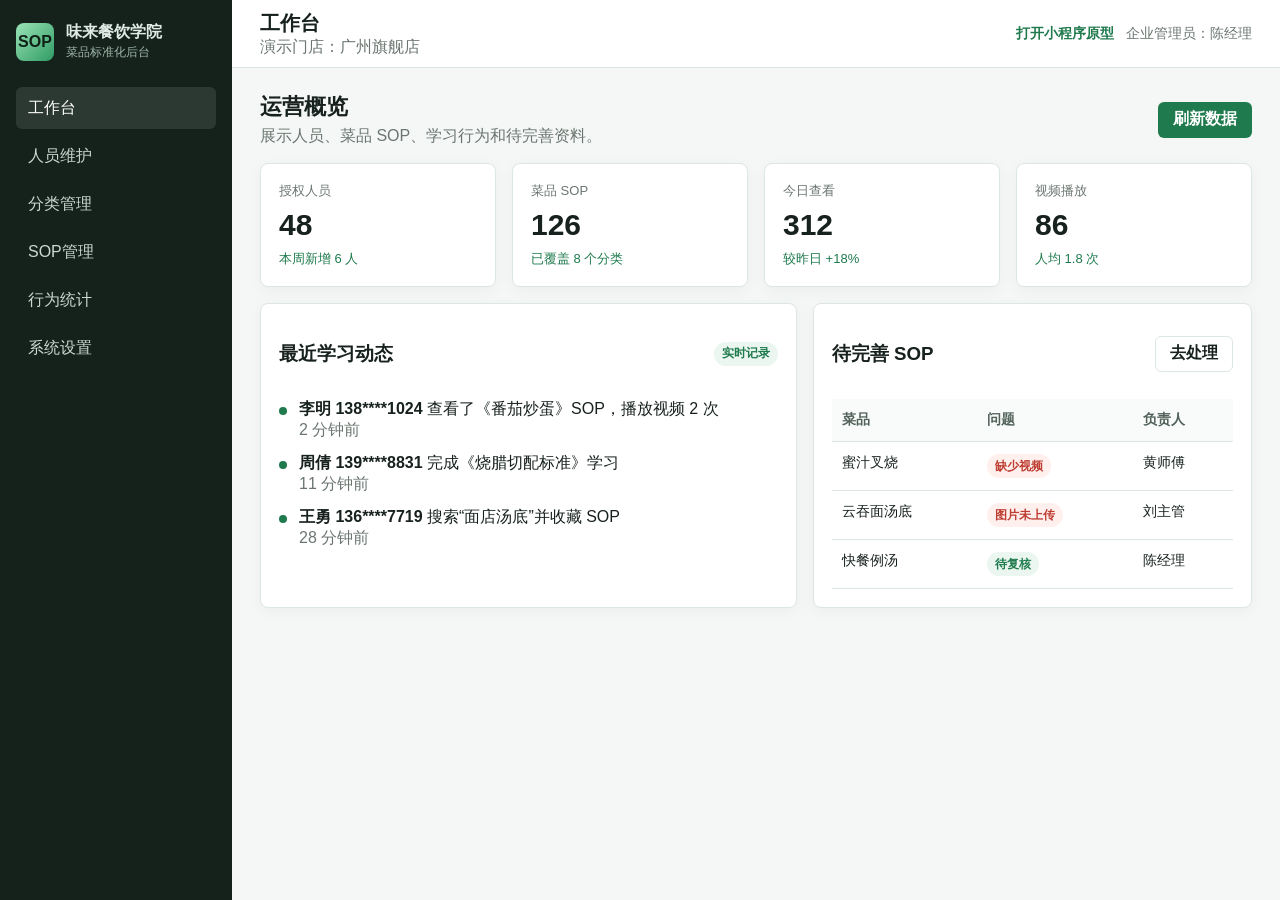
<file: index.html>
<!doctype html>
<html lang="zh-CN">
<head>
  <meta charset="utf-8">
  <meta name="viewport" content="width=device-width, initial-scale=1">
  <title>菜品SOP管理后台原型</title>
  <link rel="stylesheet" href="prototype.css">
</head>
<body>
  <div class="admin-shell">
    <aside class="sidebar">
      <div class="brand">
        <div class="brand-mark">SOP</div>
        <div>
          <div class="brand-title">味来餐饮学院</div>
          <div class="brand-sub">菜品标准化后台</div>
        </div>
      </div>
      <nav class="nav" aria-label="后台导航">
        <button class="active" data-view="dashboard">工作台</button>
        <button data-view="people">人员维护</button>
        <button data-view="categories">分类管理</button>
        <button data-view="sops">SOP管理</button>
        <button data-view="stats">行为统计</button>
        <button data-view="settings">系统设置</button>
      </nav>
    </aside>

    <main class="main">
      <header class="topbar">
        <div>
          <h1 id="pageTitle">工作台</h1>
          <div class="muted">演示门店：广州旗舰店</div>
        </div>
        <div class="userbar">
          <a class="demo-link" href="mobile.html" target="_blank">打开小程序原型</a>
          <span>企业管理员：陈经理</span>
        </div>
      </header>

      <div class="content">
        <section class="view active" id="dashboard">
          <div class="section-title">
            <div>
              <h2>运营概览</h2>
              <p>展示人员、菜品 SOP、学习行为和待完善资料。</p>
            </div>
            <button class="btn" data-toast="已刷新今日学习数据">刷新数据</button>
          </div>
          <div class="grid kpis">
            <div class="card"><div class="kpi-label">授权人员</div><div class="kpi-value">48</div><div class="kpi-note">本周新增 6 人</div></div>
            <div class="card"><div class="kpi-label">菜品 SOP</div><div class="kpi-value">126</div><div class="kpi-note">已覆盖 8 个分类</div></div>
            <div class="card"><div class="kpi-label">今日查看</div><div class="kpi-value">312</div><div class="kpi-note">较昨日 +18%</div></div>
            <div class="card"><div class="kpi-label">视频播放</div><div class="kpi-value">86</div><div class="kpi-note">人均 1.8 次</div></div>
          </div>
          <div class="grid two" style="margin-top:16px">
            <div class="card">
              <div class="toolbar"><h3>最近学习动态</h3><span class="tag">实时记录</span></div>
              <div class="timeline">
                <div class="timeline-item"><div class="timeline-dot"></div><div><b>李明 138****1024</b> 查看了《番茄炒蛋》SOP，播放视频 2 次<br><span class="muted">2 分钟前</span></div></div>
                <div class="timeline-item"><div class="timeline-dot"></div><div><b>周倩 139****8831</b> 完成《烧腊切配标准》学习<br><span class="muted">11 分钟前</span></div></div>
                <div class="timeline-item"><div class="timeline-dot"></div><div><b>王勇 136****7719</b> 搜索“面店汤底”并收藏 SOP<br><span class="muted">28 分钟前</span></div></div>
              </div>
            </div>
            <div class="card">
              <div class="toolbar"><h3>待完善 SOP</h3><button class="btn secondary" data-view-jump="sops">去处理</button></div>
              <table>
                <thead><tr><th>菜品</th><th>问题</th><th>负责人</th></tr></thead>
                <tbody>
                  <tr><td>蜜汁叉烧</td><td><span class="status red">缺少视频</span></td><td>黄师傅</td></tr>
                  <tr><td>云吞面汤底</td><td><span class="status red">图片未上传</span></td><td>刘主管</td></tr>
                  <tr><td>快餐例汤</td><td><span class="status">待复核</span></td><td>陈经理</td></tr>
                </tbody>
              </table>
            </div>
          </div>
        </section>

        <section class="view" id="people">
          <div class="section-title">
            <div>
              <h2>人员维护</h2>
              <p>手机号名单决定小程序能否登录，适合几十人规模的企业内训。</p>
            </div>
            <div class="actions">
              <button class="btn secondary" data-toast="已读取 Excel：成功识别 12 个手机号，待确认导入">批量导入</button>
              <button class="btn" data-modal="personModal">新增人员</button>
            </div>
          </div>
          <div class="card">
            <div class="toolbar">
              <div class="filters">
                <input class="field" value="手机号 / 姓名 / 门店">
                <select class="select"><option>全部状态</option><option>启用</option><option>停用</option></select>
                <select class="select"><option>全部岗位</option><option>厨师</option><option>学员</option><option>店长</option></select>
              </div>
              <span class="muted">管理员联系电话：138-0000-0000</span>
            </div>
            <table>
              <thead><tr><th>姓名</th><th>手机号</th><th>岗位</th><th>门店/分组</th><th>状态</th><th>最近登录</th><th>操作</th></tr></thead>
              <tbody>
                <tr><td>李明</td><td>138****1024</td><td>厨师</td><td>广州旗舰店 / 快餐组</td><td><span class="status">启用</span></td><td>今天 14:21</td><td><button class="btn ghost" data-toast="已打开李明的人员详情">查看</button></td></tr>
                <tr><td>周倩</td><td>139****8831</td><td>学员</td><td>深圳南山店 / 烧腊组</td><td><span class="status">启用</span></td><td>今天 13:50</td><td><button class="btn ghost" data-toast="已停用周倩的小程序访问权限">停用</button></td></tr>
                <tr><td>王勇</td><td>136****7719</td><td>店长</td><td>佛山禅城店 / 面店组</td><td><span class="status off">停用</span></td><td>9月18日</td><td><button class="btn ghost" data-toast="已重新启用王勇">启用</button></td></tr>
              </tbody>
            </table>
          </div>
        </section>

        <section class="view" id="categories">
          <div class="section-title">
            <div>
              <h2>分类管理</h2>
              <p>后台维护的分类会同步到小程序首页和筛选项，不在小程序写死。</p>
            </div>
            <button class="btn" data-toast="已新增分类：茶饮">新增分类</button>
          </div>
          <div class="grid three">
            <div class="card">
              <h3>小程序分类预览</h3>
              <p class="muted">当前展示：快餐、烧腊、面店。客户后续改分类时，小程序跟随后台数据。</p>
              <div class="mini-tabs" style="margin-top:16px"><button class="active">快餐</button><button>烧腊</button><button>面店</button></div>
            </div>
            <div class="card" style="grid-column: span 2">
              <div class="category-list">
                <div class="category-row"><div><b>快餐</b><br><span class="muted">18 个 SOP，示例：番茄炒蛋、快餐例汤</span></div><div class="actions"><span class="status">启用</span><button class="btn secondary" data-toast="已打开快餐分类编辑">编辑</button></div></div>
                <div class="category-row"><div><b>烧腊</b><br><span class="muted">22 个 SOP，示例：蜜汁叉烧、烧鸭切配</span></div><div class="actions"><span class="status">启用</span><button class="btn secondary" data-toast="已打开烧腊分类编辑">编辑</button></div></div>
                <div class="category-row"><div><b>面店</b><br><span class="muted">15 个 SOP，示例：云吞面汤底、竹升面出品</span></div><div class="actions"><span class="status">启用</span><button class="btn secondary" data-toast="已打开面店分类编辑">编辑</button></div></div>
              </div>
            </div>
          </div>
        </section>

        <section class="view" id="sops">
          <div class="section-title">
            <div>
              <h2>SOP 管理</h2>
              <p>支持手动录入、Excel 导入、图片和视频上传。右侧展示附件格式的菜品标准预览。</p>
            </div>
            <div class="actions">
              <button class="btn secondary" data-toast="Excel 导入模板已准备：菜式名称、类别、主料、制作方法等字段">Excel导入</button>
              <button class="btn" data-toast="已保存番茄炒蛋 SOP 草稿">保存SOP</button>
            </div>
          </div>
          <div class="sop-layout">
            <div class="card">
              <div class="sop-form">
                <div class="form-row"><label>菜式名称</label><input class="field" value="番茄炒蛋"></div>
                <div class="form-row"><label>类别名称</label><select class="select"><option>快餐</option><option>烧腊</option><option>面店</option></select></div>
                <div class="form-row"><label>器皿标准</label><input class="field" value="10寸白色浅盘，出品边缘洁净"></div>
                <div class="form-row"><label>主料标准</label><textarea class="field">番茄500g
鸡蛋10个</textarea></div>
                <div class="form-row"><label>辅料标准</label><textarea class="field">葱白碎10g、葱花5g</textarea></div>
                <div class="form-row"><label>制作要点</label><textarea class="field">1. 全程小火，蛋液不能炒老。
2. 番茄炒出砂，汤汁自然浓稠。</textarea></div>
                <div class="form-row"><label>制作方法</label><textarea class="field">1. 热锅冷油，下蛋液小火滑八成熟，备用。
2. 锅入少许底油，小火下入葱白碎炒香后下番茄炒出砂。
3. 下入少许清水，入调料盐3g、白糖65g、番茄沙司150g，轻轻拌匀。
4. 下入炒好的鸡蛋，勾中芡翻拌均匀淋亮油，出锅撒葱花即可。</textarea></div>
                <div class="form-row"><label>媒体资料</label><div class="upload-grid"><div class="upload">主、辅料图片<br>点击上传</div><div class="upload">配料图片<br>点击上传</div><div class="upload">成品图片<br>点击上传</div><div class="upload">教学视频<br>点击上传</div></div></div>
              </div>
            </div>
            <div class="sop-preview">
              <div class="title">炒上好菜品标准</div>
              <div class="sop-table">
                <div class="sop-cell label">【菜式名称】</div><div class="sop-cell">番茄炒蛋</div><div class="sop-cell media" style="grid-row:span 2">主、辅料图片</div>
                <div class="sop-cell label">【器皿标准】</div><div class="sop-cell">10寸白色浅盘</div>
                <div class="sop-cell label">【主料标准】</div><div class="sop-cell">番茄500g<br>鸡蛋10个</div><div class="sop-cell media" style="grid-row:span 2">配料图片</div>
                <div class="sop-cell label">【辅料标准】</div><div class="sop-cell">葱白碎10g、葱花5g</div>
                <div class="sop-cell label">【制作要点】</div><div class="sop-cell tall">1. 全程小火。蛋液不能炒老。<br>2. 番茄炒出砂。</div><div class="sop-cell media tall">成品图片</div>
                <div class="sop-cell label">【制作方法】</div><div class="sop-cell wide tall">1. 热锅冷油，下蛋液小火滑八成熟，备用。<br>2. 锅入少许底油，下番茄炒出砂。<br>3. 下调料轻轻拌匀。<br>4. 下鸡蛋翻拌淋亮油，出锅撒葱花。</div>
                <div class="sop-cell label last">【保质期】</div><div class="sop-cell last">当餐出品</div><div class="sop-cell last">【SOP编号】 SOP-KC-001</div>
              </div>
            </div>
          </div>
        </section>

        <section class="view" id="stats">
          <div class="section-title">
            <div>
              <h2>行为统计</h2>
              <p>按手机号追踪查看内容、查看次数、视频播放次数和最近学习时间。</p>
            </div>
            <button class="btn secondary" data-toast="统计报表已导出为 Excel">导出报表</button>
          </div>
          <div class="card">
            <table>
              <thead><tr><th>手机号</th><th>姓名</th><th>查看内容</th><th>查看次数</th><th>视频播放</th><th>最近学习</th><th>风险提示</th></tr></thead>
              <tbody>
                <tr><td>138****1024</td><td>李明</td><td>番茄炒蛋、快餐例汤</td><td>12</td><td>5</td><td>今天 14:21</td><td><span class="status">正常</span></td></tr>
                <tr><td>139****8831</td><td>周倩</td><td>烧腊切配标准</td><td>7</td><td>3</td><td>今天 13:50</td><td><span class="status">正常</span></td></tr>
                <tr><td>136****7719</td><td>王勇</td><td>云吞面汤底</td><td>21</td><td>12</td><td>昨天 20:18</td><td><span class="status red">频繁访问</span></td></tr>
              </tbody>
            </table>
          </div>
        </section>

        <section class="view" id="settings">
          <div class="section-title">
            <div>
              <h2>系统设置</h2>
              <p>配置未授权提示、管理员联系电话和内容防泄露策略。</p>
            </div>
            <button class="btn" data-toast="系统设置已保存，小程序提示同步更新">保存设置</button>
          </div>
          <div class="grid two">
            <div class="card">
              <div class="sop-form">
                <div class="form-row"><label>企业名称</label><input class="field" value="味来餐饮学院"></div>
                <div class="form-row"><label>管理员电话</label><input class="field" value="138-0000-0000"></div>
                <div class="form-row"><label>未授权提示</label><textarea class="field">当前手机号未开通访问权限，请联系后台管理员：138-0000-0000</textarea></div>
              </div>
            </div>
            <div class="card">
              <h3>防泄露策略展示</h3>
              <p class="muted">真实系统不能彻底阻止外部拍摄或系统级录屏，演示中展示可落地的风险降低手段。</p>
              <table>
                <tbody>
                  <tr><td>动态水印</td><td><span class="status">开启</span></td></tr>
                  <tr><td>访问日志</td><td><span class="status">开启</span></td></tr>
                  <tr><td>视频播放统计</td><td><span class="status">开启</span></td></tr>
                  <tr><td>异常频次提醒</td><td><span class="status">开启</span></td></tr>
                </tbody>
              </table>
            </div>
          </div>
        </section>
      </div>
    </main>
  </div>

  <div class="modal-mask" id="personModal">
    <div class="modal">
      <h3>新增授权人员</h3>
      <div class="sop-form">
        <input class="field" value="姓名：赵师傅">
        <input class="field" value="手机号：13700008888">
        <select class="select"><option>岗位：厨师</option><option>学员</option><option>店长</option></select>
        <select class="select"><option>分组：快餐组</option><option>烧腊组</option><option>面店组</option></select>
        <div class="actions" style="justify-content:flex-end"><button class="btn secondary" data-close-modal>取消</button><button class="btn" data-close-modal data-toast="已新增赵师傅，小程序可用该手机号授权登录">确认新增</button></div>
      </div>
    </div>
  </div>
  <div class="toast" id="toast"></div>

  <script>
    const titles = {
      dashboard: '工作台',
      people: '人员维护',
      categories: '分类管理',
      sops: 'SOP管理',
      stats: '行为统计',
      settings: '系统设置'
    };
    const toast = document.querySelector('#toast');
    let toastTimer;

    function showToast(message) {
      toast.textContent = message;
      toast.classList.add('show');
      clearTimeout(toastTimer);
      toastTimer = setTimeout(() => toast.classList.remove('show'), 2600);
    }

    function showView(id) {
      document.querySelectorAll('.view').forEach(view => view.classList.toggle('active', view.id === id));
      document.querySelectorAll('.nav button').forEach(btn => btn.classList.toggle('active', btn.dataset.view === id));
      document.querySelector('#pageTitle').textContent = titles[id];
    }

    document.addEventListener('click', event => {
      const nav = event.target.closest('[data-view]');
      if (nav) showView(nav.dataset.view);

      const jump = event.target.closest('[data-view-jump]');
      if (jump) showView(jump.dataset.viewJump);

      const message = event.target.closest('[data-toast]')?.dataset.toast;
      if (message) showToast(message);

      const modalButton = event.target.closest('[data-modal]');
      if (modalButton) document.querySelector('#' + modalButton.dataset.modal).classList.add('show');

      if (event.target.closest('[data-close-modal]')) {
        document.querySelectorAll('.modal-mask').forEach(mask => mask.classList.remove('show'));
      }

      if (event.target.classList.contains('modal-mask')) {
        event.target.classList.remove('show');
      }
    });
  </script>
</body>
</html>
</file>
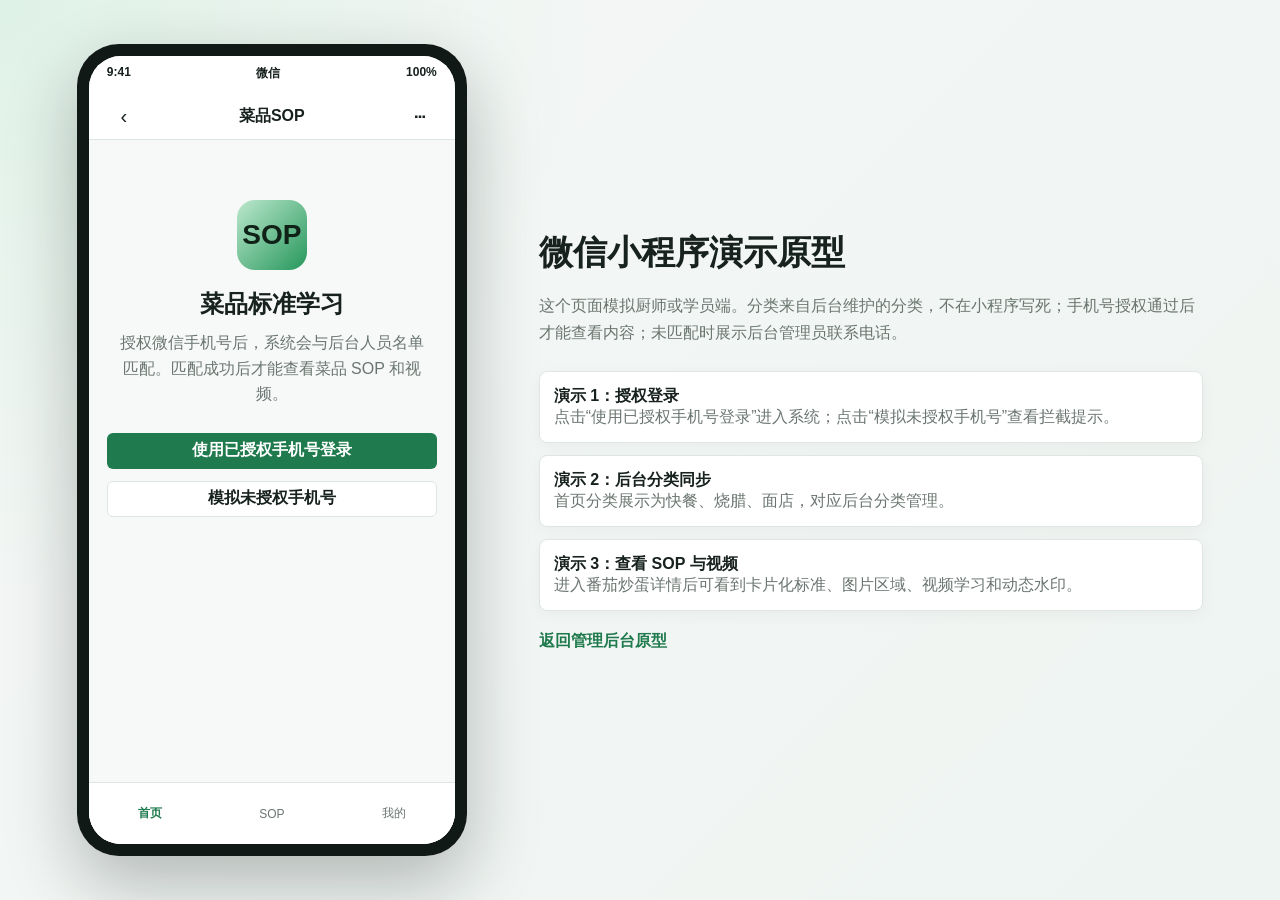
<file: mobile.html>
<!doctype html>
<html lang="zh-CN">
<head>
  <meta charset="utf-8">
  <meta name="viewport" content="width=device-width, initial-scale=1">
  <title>菜品SOP微信小程序原型</title>
  <link rel="stylesheet" href="prototype.css">
</head>
<body>
  <main class="mobile-page">
    <section class="phone" aria-label="微信小程序模拟器">
      <div class="phone-screen">
        <div class="mini-status"><span>9:41</span><span>微信</span><span>100%</span></div>
        <div class="mini-nav">
          <button id="backBtn" aria-label="返回">‹</button>
          <strong id="miniTitle">菜品SOP</strong>
          <button aria-label="更多">⋯</button>
        </div>
        <div class="mini-body">
          <section class="mini-view active" id="loginView">
            <div class="login-hero">
              <div class="login-logo">SOP</div>
              <h1>菜品标准学习</h1>
              <p>授权微信手机号后，系统会与后台人员名单匹配。匹配成功后才能查看菜品 SOP 和视频。</p>
            </div>
            <div class="login-actions">
              <button class="btn" id="loginOk">使用已授权手机号登录</button>
              <button class="btn secondary" id="loginFail">模拟未授权手机号</button>
              <div class="notice" id="loginNotice" hidden>当前手机号未开通访问权限，请联系后台管理员：138-0000-0000</div>
            </div>
          </section>

          <section class="mini-view" id="homeView">
            <div class="mini-search">搜索菜品、SOP编号、制作要点</div>
            <div class="mini-tabs" id="categoryTabs"></div>
            <div class="dish-list" id="dishList"></div>
          </section>

          <section class="mini-view watermark-area" id="detailView" data-watermark="">
            <div class="detail-header">
              <span class="tag">后台分类：快餐</span>
              <h2>番茄炒蛋</h2>
              <div class="muted">SOP-KC-001 · 最近更新：2026-09-18 · 查看次数已记录</div>
            </div>
            <div class="sop-hero-card">
              <div>
                <span class="sop-eyebrow">炒上好菜品标准</span>
                <h3>番茄炒蛋标准卡</h3>
                <p>小火滑蛋，番茄炒出砂，出品色泽鲜亮。</p>
              </div>
              <div class="sop-score">
                <b>98</b>
                <span>标准分</span>
              </div>
            </div>

            <div class="sop-module">
              <div class="module-head">
                <h3>标准用料</h3>
                <span>SOP-KC-001</span>
              </div>
              <div class="ingredient-grid">
                <div class="ingredient-card">
                  <span>主料</span>
                  <b>番茄 500g</b>
                  <b>鸡蛋 10个</b>
                </div>
                <div class="ingredient-card">
                  <span>辅料</span>
                  <b>葱白碎 10g</b>
                  <b>葱花 5g</b>
                </div>
              </div>
            </div>

            <div class="sop-module accent">
              <div class="module-head">
                <h3>制作要点</h3>
                <span>关键控制</span>
              </div>
              <div class="tip-list">
                <div>全程小火，蛋液不能炒老。</div>
                <div>番茄需要炒出砂，汤汁自然浓稠。</div>
              </div>
            </div>

            <div class="sop-module">
              <div class="module-head">
                <h3>制作步骤</h3>
                <span>4 步完成</span>
              </div>
              <div class="step-list">
                <div class="step-item"><b>1</b><p>热锅冷油，下蛋液小火滑至八成熟，盛出备用。</p></div>
                <div class="step-item"><b>2</b><p>锅入少许底油，小火下葱白碎炒香，再下番茄炒出砂。</p></div>
                <div class="step-item"><b>3</b><p>下少许清水，加入盐3g、白糖65g、番茄沙司150g，轻轻拌匀。</p></div>
                <div class="step-item"><b>4</b><p>下炒好的鸡蛋，勾中芡翻拌均匀，淋亮油后撒葱花出锅。</p></div>
              </div>
            </div>

            <div class="sop-module">
              <div class="module-head">
                <h3>出品标准</h3>
                <span>验收项</span>
              </div>
              <div class="standard-grid">
                <div><span>器皿</span><b>10寸白色浅盘</b></div>
                <div><span>成菜特点</span><b>色泽鲜亮，酸甜平衡</b></div>
                <div><span>储存方法</span><b>现炒现出</b></div>
                <div><span>保质期</span><b>当餐出品</b></div>
              </div>
            </div>
            <div class="media-grid">
              <div class="media-box">主、辅料图片</div>
              <div class="media-box">配料图片</div>
              <div class="media-box">成品图片</div>
            </div>
            <button class="btn" style="width:100%" id="goVideo">观看教学视频</button>
          </section>

          <section class="mini-view watermark-area" id="videoView" data-watermark="">
            <div class="detail-header">
              <span class="tag">视频学习</span>
              <h2>番茄炒蛋标准操作</h2>
              <div class="muted">播放会被计入后台行为统计。</div>
            </div>
            <div class="video-box">
              <div>
                <div class="play">▶</div>
                <b>教学视频占位</b>
                <div style="margin-top:8px;color:#dbe9e2">已播放 2 次 · 学习进度 68%</div>
              </div>
            </div>
            <div class="notice" style="margin-top:12px">
              页面已叠加手机号、姓名、时间水印，并记录访问与播放。真实业务中仍需结合微信端能力、权限控制和追责日志降低泄露风险。
            </div>
            <button class="btn" style="width:100%;margin-top:12px" id="finishVideo">标记为已学习</button>
          </section>

          <section class="mini-view" id="mineView">
            <div class="detail-header">
              <h2>我的学习</h2>
              <div class="muted">李明 · 138****1024 · 快餐组</div>
            </div>
            <div class="card">
              <table>
                <tbody>
                  <tr><td>今日查看</td><td>4 个 SOP</td></tr>
                  <tr><td>视频播放</td><td>2 次</td></tr>
                  <tr><td>最近学习</td><td>番茄炒蛋</td></tr>
                  <tr><td>后台管理员</td><td>138-0000-0000</td></tr>
                </tbody>
              </table>
            </div>
          </section>
        </div>
        <div class="mini-bottom">
          <button class="active" data-mini="homeView">首页</button>
          <button data-mini="detailView">SOP</button>
          <button data-mini="mineView">我的</button>
        </div>
      </div>
    </section>

    <section class="side-notes">
      <h1>微信小程序演示原型</h1>
      <p>这个页面模拟厨师或学员端。分类来自后台维护的分类，不在小程序写死；手机号授权通过后才能查看内容；未匹配时展示后台管理员联系电话。</p>
      <div class="demo-flow">
        <div class="card"><b>演示 1：授权登录</b><br><span class="muted">点击“使用已授权手机号登录”进入系统；点击“模拟未授权手机号”查看拦截提示。</span></div>
        <div class="card"><b>演示 2：后台分类同步</b><br><span class="muted">首页分类展示为快餐、烧腊、面店，对应后台分类管理。</span></div>
        <div class="card"><b>演示 3：查看 SOP 与视频</b><br><span class="muted">进入番茄炒蛋详情后可看到卡片化标准、图片区域、视频学习和动态水印。</span></div>
      </div>
      <p><a class="demo-link" href="index.html">返回管理后台原型</a></p>
    </section>
  </main>

  <script>
    const categories = ['快餐', '烧腊', '面店'];
    const dishes = [
      { name: '番茄炒蛋', category: '快餐', code: 'SOP-KC-001', desc: '小火滑蛋，番茄炒出砂，酸甜平衡。', count: '12次查看' },
      { name: '快餐例汤', category: '快餐', code: 'SOP-KC-014', desc: '统一汤底、盐度和出品温度。', count: '8次查看' },
      { name: '蜜汁叉烧', category: '烧腊', code: 'SOP-SL-006', desc: '腌制、挂炉、出品切配标准。', count: '7次查看' },
      { name: '烧鸭切配', category: '烧腊', code: 'SOP-SL-011', desc: '皮肉比例、摆盘和蘸料配置。', count: '5次查看' },
      { name: '云吞面汤底', category: '面店', code: 'SOP-MD-003', desc: '汤底熬制、面量、出品时长。', count: '21次查看' }
    ];
    let currentCategory = categories[0];
    const titles = {
      loginView: '菜品SOP',
      homeView: '菜品SOP',
      detailView: 'SOP详情',
      videoView: '视频学习',
      mineView: '我的学习'
    };

    function watermarkText() {
      const now = new Date();
      const stamp = now.getFullYear() + '-' + String(now.getMonth() + 1).padStart(2, '0') + '-' + String(now.getDate()).padStart(2, '0') + ' ' + String(now.getHours()).padStart(2, '0') + ':' + String(now.getMinutes()).padStart(2, '0');
      return Array(36).fill('李明 138****1024 ' + stamp).join('    ');
    }

    function setView(id) {
      document.querySelectorAll('.mini-view').forEach(view => view.classList.toggle('active', view.id === id));
      document.querySelector('#miniTitle').textContent = titles[id];
      document.querySelectorAll('.mini-bottom button').forEach(button => button.classList.toggle('active', button.dataset.mini === id || (id === 'videoView' && button.dataset.mini === 'detailView')));
      document.querySelectorAll('.watermark-area').forEach(area => area.dataset.watermark = watermarkText());
    }

    function renderCategories() {
      const tabs = document.querySelector('#categoryTabs');
      tabs.innerHTML = categories.map(category => `<button class="${category === currentCategory ? 'active' : ''}" data-category="${category}">${category}</button>`).join('');
    }

    function renderDishes() {
      const list = document.querySelector('#dishList');
      list.innerHTML = dishes.filter(dish => dish.category === currentCategory).map(dish => `
        <article class="dish-card" data-open-detail="${dish.name}">
          <div class="dish-thumb">${dish.category}</div>
          <div>
            <h3>${dish.name}</h3>
            <p>${dish.code} · ${dish.desc}</p>
            <span class="tag">${dish.count}</span>
          </div>
        </article>
      `).join('');
    }

    document.querySelector('#loginOk').addEventListener('click', () => setView('homeView'));
    document.querySelector('#loginFail').addEventListener('click', () => {
      document.querySelector('#loginNotice').hidden = false;
    });
    document.querySelector('#goVideo').addEventListener('click', () => setView('videoView'));
    document.querySelector('#finishVideo').addEventListener('click', event => {
      event.currentTarget.textContent = '已完成学习，后台已记录';
      event.currentTarget.classList.add('secondary');
    });
    document.querySelector('#backBtn').addEventListener('click', () => setView(document.querySelector('#homeView').classList.contains('active') ? 'loginView' : 'homeView'));

    document.addEventListener('click', event => {
      const tab = event.target.closest('[data-category]');
      if (tab) {
        currentCategory = tab.dataset.category;
        renderCategories();
        renderDishes();
      }
      const detail = event.target.closest('[data-open-detail]');
      if (detail) setView('detailView');
      const mini = event.target.closest('[data-mini]');
      if (mini) setView(mini.dataset.mini);
    });

    renderCategories();
    renderDishes();
    setInterval(() => document.querySelectorAll('.watermark-area').forEach(area => area.dataset.watermark = watermarkText()), 30000);
  </script>
</body>
</html>
</file>
<file: prototype.css>
* {
  box-sizing: border-box;
}

:root {
  --green: #1f7a4d;
  --green-2: #2f9b64;
  --green-soft: #eaf6ef;
  --ink: #17211d;
  --muted: #6b7670;
  --line: #dde6e1;
  --bg: #f5f7f6;
  --panel: #ffffff;
  --dark: #14221b;
  --amber: #b97818;
  --red: #be3d31;
  --blue: #2b65c8;
  --shadow: 0 18px 48px rgba(19, 35, 28, .12);
}

body {
  margin: 0;
  background: var(--bg);
  color: var(--ink);
  font-family: -apple-system, BlinkMacSystemFont, "Segoe UI", "PingFang SC",
    "Microsoft YaHei", Arial, sans-serif;
  letter-spacing: 0;
}

button,
input,
select,
textarea {
  font: inherit;
}

button {
  cursor: pointer;
}

.btn {
  display: inline-flex;
  align-items: center;
  justify-content: center;
  gap: 8px;
  min-height: 36px;
  padding: 0 14px;
  border: 1px solid transparent;
  border-radius: 6px;
  background: var(--green);
  color: #fff;
  font-weight: 650;
}

.btn.secondary {
  background: #fff;
  color: var(--ink);
  border-color: var(--line);
}

.btn.ghost {
  background: transparent;
  color: var(--green);
}

.btn.warn {
  background: #fff6e8;
  color: #8d5811;
  border-color: #efd4a9;
}

.tag,
.status {
  display: inline-flex;
  align-items: center;
  min-height: 24px;
  padding: 0 8px;
  border-radius: 999px;
  background: var(--green-soft);
  color: var(--green);
  font-size: 12px;
  font-weight: 650;
}

.status.off {
  background: #f2f3f2;
  color: #777;
}

.status.red {
  background: #fff0ee;
  color: var(--red);
}

.muted {
  color: var(--muted);
}

.admin-shell {
  min-height: 100vh;
  display: grid;
  grid-template-columns: 232px 1fr;
}

.sidebar {
  background: var(--dark);
  color: #dfeae4;
  padding: 22px 16px;
}

.brand {
  display: flex;
  align-items: center;
  gap: 12px;
  margin-bottom: 26px;
}

.brand-mark {
  width: 38px;
  height: 38px;
  border-radius: 8px;
  background: linear-gradient(135deg, #9be4b7, #2f9b64);
  display: grid;
  place-items: center;
  color: #102217;
  font-weight: 900;
}

.brand-title {
  font-weight: 800;
  line-height: 1.2;
}

.brand-sub {
  font-size: 12px;
  color: #9fb5aa;
  margin-top: 3px;
}

.nav {
  display: grid;
  gap: 6px;
}

.nav button {
  height: 42px;
  border: 0;
  border-radius: 6px;
  background: transparent;
  color: #cbd9d2;
  display: flex;
  align-items: center;
  gap: 10px;
  padding: 0 12px;
  text-align: left;
}

.nav button.active,
.nav button:hover {
  background: rgba(255, 255, 255, .1);
  color: #fff;
}

.main {
  min-width: 0;
}

.topbar {
  height: 68px;
  background: #fff;
  border-bottom: 1px solid var(--line);
  display: flex;
  align-items: center;
  justify-content: space-between;
  padding: 0 28px;
}

.topbar h1 {
  margin: 0;
  font-size: 20px;
}

.userbar {
  display: flex;
  align-items: center;
  gap: 12px;
  color: var(--muted);
  font-size: 14px;
}

.content {
  padding: 24px 28px 36px;
}

.view {
  display: none;
}

.view.active {
  display: block;
}

.section-title {
  display: flex;
  align-items: center;
  justify-content: space-between;
  gap: 18px;
  margin-bottom: 16px;
}

.section-title h2 {
  margin: 0;
  font-size: 22px;
}

.section-title p {
  margin: 4px 0 0;
  color: var(--muted);
}

.grid {
  display: grid;
  gap: 16px;
}

.grid.kpis {
  grid-template-columns: repeat(4, minmax(0, 1fr));
}

.grid.two {
  grid-template-columns: minmax(0, 1.1fr) minmax(320px, .9fr);
}

.grid.three {
  grid-template-columns: repeat(3, minmax(0, 1fr));
}

.card {
  background: var(--panel);
  border: 1px solid var(--line);
  border-radius: 8px;
  padding: 18px;
  box-shadow: 0 4px 16px rgba(22, 36, 29, .04);
}

.kpi-label {
  color: var(--muted);
  font-size: 13px;
}

.kpi-value {
  font-size: 30px;
  font-weight: 850;
  margin-top: 8px;
}

.kpi-note {
  color: var(--green);
  margin-top: 8px;
  font-size: 13px;
}

.toolbar {
  display: flex;
  align-items: center;
  justify-content: space-between;
  gap: 14px;
  margin-bottom: 14px;
}

.filters {
  display: flex;
  gap: 10px;
  flex-wrap: wrap;
}

.field,
.select {
  min-height: 36px;
  border: 1px solid var(--line);
  border-radius: 6px;
  background: #fff;
  padding: 0 12px;
  color: var(--ink);
}

table {
  width: 100%;
  border-collapse: collapse;
  background: #fff;
}

th,
td {
  border-bottom: 1px solid var(--line);
  padding: 12px 10px;
  text-align: left;
  vertical-align: top;
  font-size: 14px;
}

th {
  color: #52625a;
  font-weight: 750;
  background: #f9fbfa;
}

.actions {
  display: flex;
  gap: 8px;
  flex-wrap: wrap;
}

.category-list {
  display: grid;
  gap: 12px;
}

.category-row {
  display: grid;
  grid-template-columns: 1fr auto;
  gap: 12px;
  align-items: center;
  padding: 14px;
  border: 1px solid var(--line);
  border-radius: 8px;
  background: #fff;
}

.sop-layout {
  display: grid;
  grid-template-columns: minmax(0, 1fr) 360px;
  gap: 16px;
}

.sop-form {
  display: grid;
  gap: 12px;
}

.form-row {
  display: grid;
  grid-template-columns: 120px 1fr;
  gap: 12px;
  align-items: start;
}

.form-row label {
  padding-top: 8px;
  font-weight: 750;
  color: #26342d;
}

textarea.field {
  min-height: 88px;
  padding-top: 10px;
  resize: vertical;
}

.upload-grid {
  display: grid;
  grid-template-columns: repeat(2, minmax(0, 1fr));
  gap: 12px;
}

.upload {
  min-height: 108px;
  border: 1px dashed #a9b9b0;
  border-radius: 8px;
  background: #fbfcfb;
  display: grid;
  place-items: center;
  text-align: center;
  color: var(--muted);
  padding: 12px;
}

.sop-preview {
  border: 1px solid #1f2b25;
  background: #fff;
}

.sop-preview .title {
  background: #d6edc7;
  text-align: center;
  padding: 12px;
  font-size: 22px;
  font-weight: 900;
  border-bottom: 1px solid #1f2b25;
}

.sop-table {
  display: grid;
  grid-template-columns: 116px 1fr 154px;
}

.sop-cell {
  min-height: 54px;
  border-right: 1px solid #1f2b25;
  border-bottom: 1px solid #1f2b25;
  padding: 10px;
  font-size: 14px;
}

.sop-cell.label {
  font-weight: 800;
  white-space: nowrap;
}

.sop-cell.media {
  display: grid;
  place-items: center;
  color: #333;
}

.sop-cell.wide {
  grid-column: span 2;
}

.sop-cell.tall {
  min-height: 118px;
}

.sop-cell.last {
  border-bottom: 0;
}

.timeline {
  display: grid;
  gap: 12px;
}

.timeline-item {
  display: grid;
  grid-template-columns: 8px 1fr;
  gap: 12px;
}

.timeline-dot {
  width: 8px;
  height: 8px;
  border-radius: 99px;
  background: var(--green);
  margin-top: 8px;
}

.modal-mask {
  position: fixed;
  inset: 0;
  background: rgba(8, 16, 12, .42);
  display: none;
  align-items: center;
  justify-content: center;
  padding: 24px;
  z-index: 20;
}

.modal-mask.show {
  display: flex;
}

.modal {
  width: min(520px, 100%);
  background: #fff;
  border-radius: 8px;
  box-shadow: var(--shadow);
  padding: 22px;
}

.modal h3 {
  margin: 0 0 16px;
}

.toast {
  position: fixed;
  right: 24px;
  bottom: 24px;
  min-width: 240px;
  max-width: 360px;
  padding: 13px 16px;
  border-radius: 8px;
  background: #16231c;
  color: #fff;
  box-shadow: var(--shadow);
  opacity: 0;
  transform: translateY(10px);
  pointer-events: none;
  transition: .18s ease;
  z-index: 30;
}

.toast.show {
  opacity: 1;
  transform: translateY(0);
}

.demo-link {
  color: var(--green);
  font-weight: 750;
  text-decoration: none;
}

.mobile-page {
  min-height: 100vh;
  background: radial-gradient(circle at top left, #dff2e7, transparent 38%),
    linear-gradient(135deg, #f5f7f6, #eef4f1);
  display: grid;
  grid-template-columns: 420px minmax(360px, 1fr);
  gap: 42px;
  align-items: center;
  padding: 42px 6vw;
}

.phone {
  width: 390px;
  height: 812px;
  border-radius: 42px;
  background: #101915;
  padding: 12px;
  box-shadow: 0 28px 70px rgba(16, 25, 21, .28);
}

.phone-screen {
  height: 100%;
  border-radius: 32px;
  overflow: hidden;
  background: #f7f9f8;
  position: relative;
  display: flex;
  flex-direction: column;
}

.mini-status {
  height: 38px;
  padding: 9px 18px 0;
  display: flex;
  justify-content: space-between;
  font-size: 12px;
  font-weight: 700;
  background: #fff;
}

.mini-nav {
  height: 46px;
  background: #fff;
  display: grid;
  grid-template-columns: 42px 1fr 42px;
  align-items: center;
  padding: 0 14px;
  border-bottom: 1px solid var(--line);
}

.mini-nav button {
  border: 0;
  background: transparent;
  color: var(--ink);
  font-size: 20px;
}

.mini-nav strong {
  text-align: center;
  font-size: 16px;
}

.mini-body {
  flex: 1;
  overflow: hidden;
  position: relative;
}

.mini-view {
  display: none;
  height: 100%;
  overflow-y: auto;
  padding: 18px;
}

.mini-view.active {
  display: block;
}

.login-hero {
  padding: 42px 8px 26px;
  text-align: center;
}

.login-logo {
  width: 70px;
  height: 70px;
  margin: 0 auto 18px;
  border-radius: 18px;
  background: linear-gradient(135deg, #bce8cd, #26975c);
  display: grid;
  place-items: center;
  color: #102217;
  font-size: 28px;
  font-weight: 900;
}

.login-hero h1 {
  margin: 0;
  font-size: 24px;
}

.login-hero p {
  margin: 10px 0 0;
  color: var(--muted);
  line-height: 1.6;
}

.login-actions {
  display: grid;
  gap: 12px;
}

.notice {
  border: 1px solid #efd4a9;
  background: #fff8ec;
  color: #82530f;
  border-radius: 8px;
  padding: 12px;
  line-height: 1.5;
  font-size: 13px;
}

.mini-search {
  height: 40px;
  border-radius: 20px;
  background: #fff;
  border: 1px solid var(--line);
  display: flex;
  align-items: center;
  padding: 0 14px;
  color: var(--muted);
  margin-bottom: 14px;
}

.mini-tabs {
  display: flex;
  gap: 8px;
  overflow-x: auto;
  padding-bottom: 10px;
  margin-bottom: 4px;
}

.mini-tabs button {
  white-space: nowrap;
  border: 1px solid var(--line);
  background: #fff;
  color: var(--ink);
  border-radius: 18px;
  min-height: 34px;
  padding: 0 14px;
}

.mini-tabs button.active {
  border-color: var(--green);
  background: var(--green);
  color: #fff;
}

.dish-list {
  display: grid;
  gap: 12px;
}

.dish-card {
  background: #fff;
  border: 1px solid var(--line);
  border-radius: 8px;
  padding: 12px;
  display: grid;
  grid-template-columns: 74px 1fr;
  gap: 12px;
}

.dish-thumb {
  width: 74px;
  height: 74px;
  border-radius: 8px;
  background: linear-gradient(135deg, #ffd37b, #f07151);
  display: grid;
  place-items: center;
  color: #4f210b;
  font-weight: 900;
}

.dish-card h3 {
  margin: 0 0 6px;
  font-size: 16px;
}

.dish-card p {
  margin: 0 0 8px;
  color: var(--muted);
  font-size: 12px;
  line-height: 1.45;
}

.mini-bottom {
  height: 62px;
  display: grid;
  grid-template-columns: repeat(3, 1fr);
  border-top: 1px solid var(--line);
  background: #fff;
}

.mini-bottom button {
  border: 0;
  background: #fff;
  color: var(--muted);
  font-size: 12px;
  display: grid;
  place-items: center;
  padding: 6px 0;
}

.mini-bottom button.active {
  color: var(--green);
  font-weight: 750;
}

.watermark-area {
  position: relative;
  overflow: hidden;
}

.watermark-area::before {
  content: attr(data-watermark);
  position: absolute;
  inset: -120px;
  color: rgba(28, 80, 53, .13);
  font-size: 13px;
  line-height: 72px;
  white-space: pre-wrap;
  transform: rotate(-22deg);
  pointer-events: none;
  z-index: 2;
}

.detail-header {
  background: #fff;
  border: 1px solid var(--line);
  border-radius: 8px;
  padding: 14px;
  margin-bottom: 12px;
}

.detail-header h2 {
  margin: 0 0 8px;
  font-size: 20px;
}

.mini-sop {
  background: #fff;
  border: 1px solid #26342d;
  font-size: 12px;
}

.mini-sop-title {
  background: #d6edc7;
  text-align: center;
  padding: 10px;
  font-size: 18px;
  font-weight: 900;
  border-bottom: 1px solid #26342d;
}

.mini-sop-row {
  display: grid;
  grid-template-columns: 88px 1fr;
  border-bottom: 1px solid #26342d;
}

.mini-sop-row:last-child {
  border-bottom: 0;
}

.mini-sop-row b,
.mini-sop-row span {
  padding: 9px;
  line-height: 1.55;
}

.mini-sop-row b {
  border-right: 1px solid #26342d;
}

.sop-hero-card {
  background: linear-gradient(135deg, #1f7a4d, #46b477);
  color: #fff;
  border-radius: 12px;
  padding: 16px;
  margin-bottom: 12px;
  display: grid;
  grid-template-columns: 1fr 72px;
  gap: 14px;
  align-items: center;
  box-shadow: 0 12px 26px rgba(31, 122, 77, .22);
}

.sop-hero-card h3 {
  margin: 6px 0 8px;
  font-size: 21px;
}

.sop-hero-card p {
  margin: 0;
  color: rgba(255, 255, 255, .88);
  line-height: 1.5;
  font-size: 13px;
}

.sop-eyebrow {
  font-size: 12px;
  color: rgba(255, 255, 255, .86);
}

.sop-score {
  width: 72px;
  height: 72px;
  border-radius: 50%;
  background: rgba(255, 255, 255, .16);
  border: 1px solid rgba(255, 255, 255, .35);
  display: grid;
  place-items: center;
  text-align: center;
}

.sop-score b {
  display: block;
  font-size: 24px;
  line-height: 1;
}

.sop-score span {
  display: block;
  margin-top: -12px;
  font-size: 11px;
  color: rgba(255, 255, 255, .82);
}

.sop-module {
  position: relative;
  z-index: 3;
  background: #fff;
  border: 1px solid var(--line);
  border-radius: 10px;
  padding: 14px;
  margin-bottom: 12px;
  box-shadow: 0 6px 18px rgba(22, 36, 29, .05);
}

.sop-module.accent {
  background: #fffaf0;
  border-color: #f0d7a9;
}

.module-head {
  display: flex;
  justify-content: space-between;
  gap: 12px;
  align-items: center;
  margin-bottom: 12px;
}

.module-head h3 {
  margin: 0;
  font-size: 16px;
}

.module-head span {
  color: var(--muted);
  font-size: 12px;
}

.ingredient-grid {
  display: grid;
  grid-template-columns: 1fr 1fr;
  gap: 10px;
}

.ingredient-card {
  min-height: 102px;
  border-radius: 10px;
  padding: 12px;
  background: #f4faf6;
  display: grid;
  align-content: start;
  gap: 7px;
}

.ingredient-card span,
.standard-grid span {
  color: var(--muted);
  font-size: 12px;
}

.ingredient-card b {
  font-size: 14px;
}

.tip-list {
  display: grid;
  gap: 8px;
}

.tip-list div {
  min-height: 40px;
  border-radius: 8px;
  background: #fff;
  border: 1px solid #f0d7a9;
  padding: 10px 12px;
  color: #70480d;
  line-height: 1.45;
}

.step-list {
  display: grid;
  gap: 10px;
}

.step-item {
  display: grid;
  grid-template-columns: 32px 1fr;
  gap: 10px;
  align-items: start;
}

.step-item b {
  width: 32px;
  height: 32px;
  border-radius: 50%;
  background: var(--green-soft);
  color: var(--green);
  display: grid;
  place-items: center;
}

.step-item p {
  margin: 0;
  padding: 6px 0 12px;
  border-bottom: 1px dashed var(--line);
  line-height: 1.55;
  color: #2d3b34;
}

.step-item:last-child p {
  border-bottom: 0;
  padding-bottom: 0;
}

.standard-grid {
  display: grid;
  grid-template-columns: 1fr 1fr;
  gap: 10px;
}

.standard-grid div {
  border-radius: 8px;
  background: #f7f9f8;
  padding: 10px;
  min-height: 72px;
  display: grid;
  gap: 5px;
}

.standard-grid b {
  font-size: 13px;
  line-height: 1.35;
}

.media-grid {
  display: grid;
  grid-template-columns: repeat(3, 1fr);
  gap: 8px;
  margin: 12px 0;
}

.media-box {
  height: 74px;
  border-radius: 8px;
  background: #edf2ef;
  border: 1px dashed #a9b9b0;
  display: grid;
  place-items: center;
  color: var(--muted);
  font-size: 12px;
  text-align: center;
  padding: 6px;
}

.video-box {
  margin-top: 12px;
  height: 178px;
  border-radius: 8px;
  background: linear-gradient(135deg, #1f2a25, #395247);
  color: #fff;
  display: grid;
  place-items: center;
  text-align: center;
  position: relative;
  overflow: hidden;
}

.play {
  width: 58px;
  height: 58px;
  border-radius: 50%;
  display: grid;
  place-items: center;
  border: 2px solid rgba(255,255,255,.9);
  margin: 0 auto 10px;
  font-size: 24px;
}

.side-notes {
  max-width: 760px;
}

.side-notes h1 {
  font-size: 34px;
  margin: 0 0 12px;
}

.side-notes p {
  color: var(--muted);
  line-height: 1.7;
}

.demo-flow {
  display: grid;
  gap: 12px;
  margin-top: 24px;
}

.demo-flow .card {
  padding: 14px;
}

@media (max-width: 1120px) {
  .grid.kpis,
  .grid.three,
  .grid.two,
  .sop-layout {
    grid-template-columns: 1fr;
  }

  .mobile-page {
    grid-template-columns: 1fr;
    justify-items: center;
  }
}

@media (max-width: 760px) {
  .admin-shell {
    grid-template-columns: 1fr;
  }

  .sidebar {
    position: sticky;
    top: 0;
    z-index: 10;
  }

  .nav {
    grid-template-columns: repeat(3, 1fr);
  }

  .topbar,
  .content {
    padding-left: 16px;
    padding-right: 16px;
  }

  .phone {
    width: min(390px, 100vw - 24px);
  }
}
</file>
